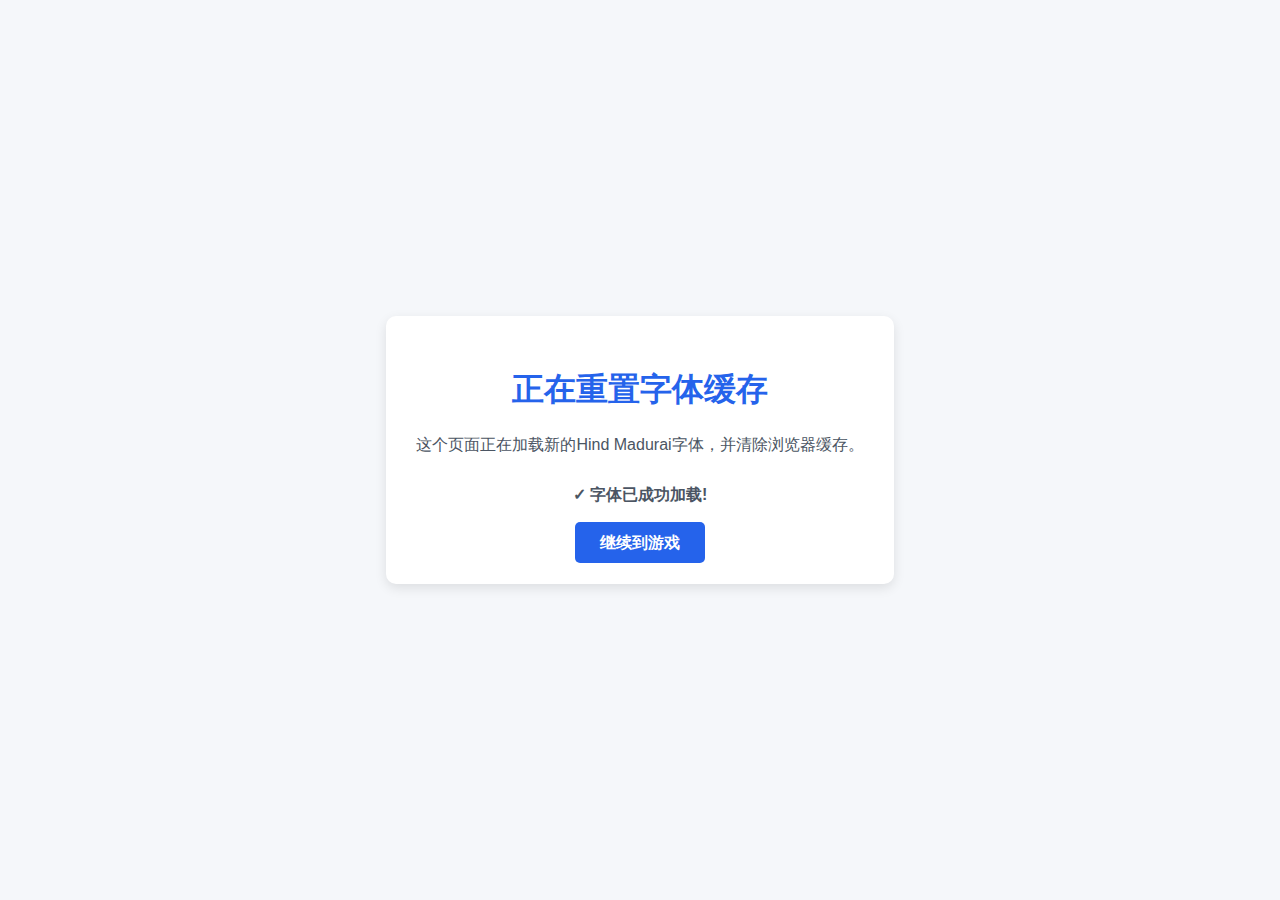
<file: clear-cache.html>
<!DOCTYPE html>
<html lang="en">
<head>
    <meta charset="UTF-8">
    <meta name="viewport" content="width=device-width, initial-scale=1.0">
    <title>重置字体缓存</title>
    <meta http-equiv="Cache-Control" content="no-cache, no-store, must-revalidate">
    <meta http-equiv="Pragma" content="no-cache">
    <meta http-equiv="Expires" content="0">
    <style>
        body {
            font-family: Arial, sans-serif;
            display: flex;
            flex-direction: column;
            align-items: center;
            justify-content: center;
            min-height: 100vh;
            margin: 0;
            background-color: #f5f7fa;
        }
        .container {
            max-width: 600px;
            padding: 30px;
            background-color: white;
            border-radius: 10px;
            box-shadow: 0 4px 12px rgba(0, 0, 0, 0.1);
            text-align: center;
        }
        h1 {
            color: #2563EB;
            margin-bottom: 20px;
        }
        p {
            line-height: 1.6;
            margin-bottom: 25px;
            color: #4B5563;
        }
        .button {
            background-color: #2563EB;
            color: white;
            padding: 12px 25px;
            border-radius: 5px;
            text-decoration: none;
            font-weight: bold;
            transition: background-color 0.3s;
        }
        .button:hover {
            background-color: #1D4ED8;
        }
        .loading {
            display: none;
            margin-top: 20px;
        }
        .fonts-loaded {
            margin-top: 20px;
            display: none;
            color: #059669;
            font-weight: bold;
        }
    </style>
</head>
<body>
    <div class="container">
        <h1>正在重置字体缓存</h1>
        <p>这个页面正在加载新的Hind Madurai字体，并清除浏览器缓存。</p>
        
        <div id="loading" class="loading">
            <p>正在加载字体...</p>
        </div>
        
        <div id="fonts-loaded" class="fonts-loaded">
            <p>✓ 字体已成功加载!</p>
        </div>
        
        <a href="index.html?nocache=true" class="button" id="continue-btn">继续到游戏</a>
    </div>
    
    <script>
        // 添加时间戳防止缓存
        const timestamp = new Date().getTime();
        
        // 显示加载状态
        document.getElementById('loading').style.display = 'block';
        
        // 加载字体
        const fonts = [
            'HindMadurai-Light.ttf',
            'HindMadurai-Regular.ttf',
            'HindMadurai-Medium.ttf',
            'HindMadurai-SemiBold.ttf',
            'HindMadurai-Bold.ttf'
        ];
        
        // 预加载字体函数
        async function preloadFonts() {
            const fontPromises = fonts.map(font => {
                return new Promise((resolve, reject) => {
                    const link = document.createElement('link');
                    link.rel = 'preload';
                    link.href = `${font}?t=${timestamp}`;
                    link.as = 'font';
                    link.type = 'font/ttf';
                    link.crossOrigin = 'anonymous';
                    link.onload = resolve;
                    link.onerror = reject;
                    document.head.appendChild(link);
                    
                    // 强制加载字体
                    const style = document.createElement('style');
                    style.textContent = `
                        @font-face {
                            font-family: 'Hind Madurai Preview';
                            src: url('${font}?t=${timestamp}') format('truetype');
                            font-display: swap;
                        }
                    `;
                    document.head.appendChild(style);
                });
            });
            
            try {
                await Promise.all(fontPromises);
                document.getElementById('loading').style.display = 'none';
                document.getElementById('fonts-loaded').style.display = 'block';
                
                // 更新继续按钮链接
                document.getElementById('continue-btn').href = `index.html?nocache=${timestamp}`;
            } catch (error) {
                console.error('加载字体失败:', error);
                document.getElementById('loading').style.display = 'none';
            }
        }
        
        // 加载字体
        preloadFonts();
    </script>
</body>
</html>
</file>
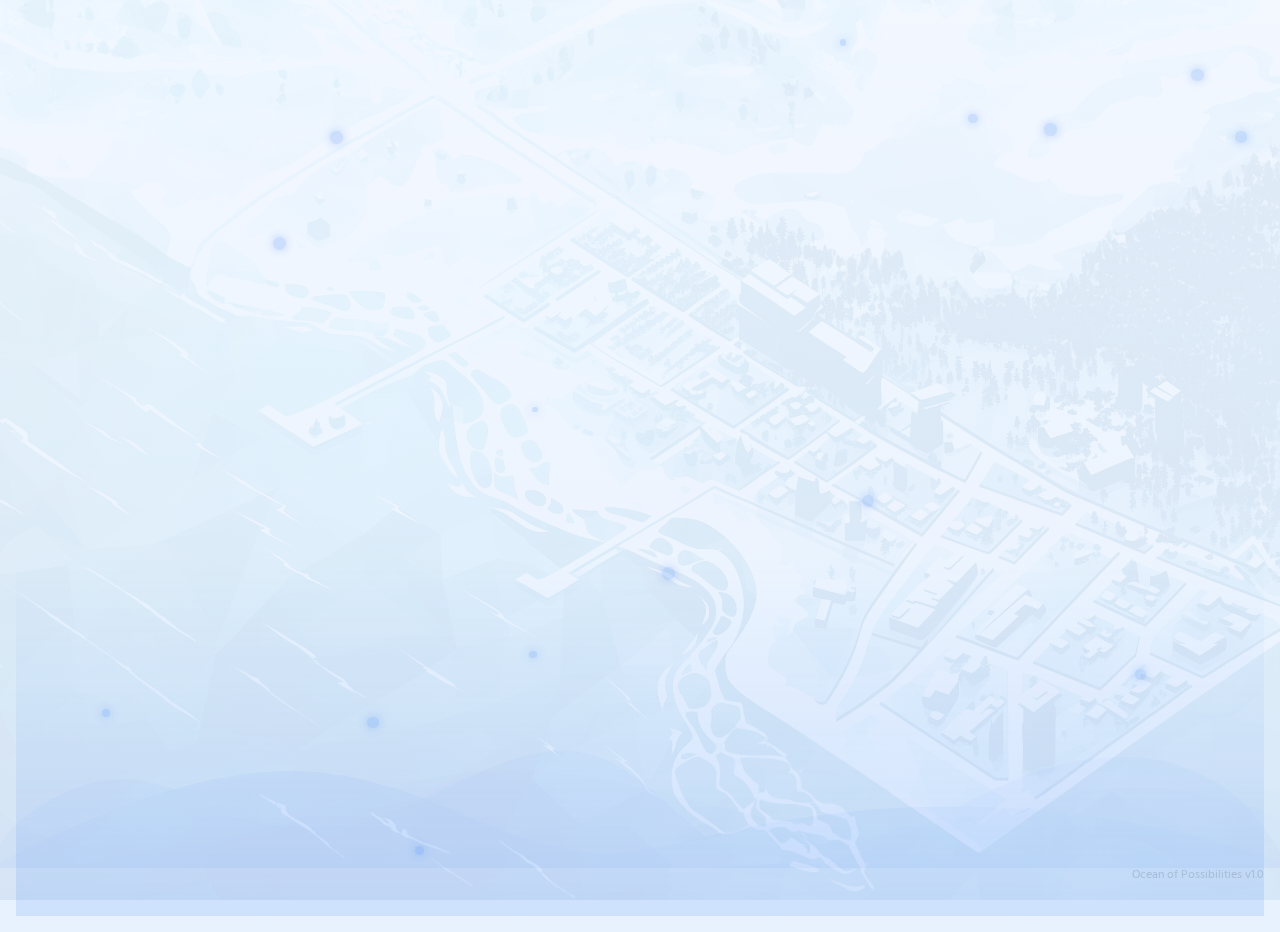
<file: index-backup.html>
<!DOCTYPE html>
<html lang="en">
<head>
    <meta charset="UTF-8">
    <meta name="viewport" content="width=device-width, initial-scale=1.0">
    <title>Ocean of Possibilities Game</title>
    <!-- 强制刷新缓存的meta标签 -->
    <meta http-equiv="Cache-Control" content="no-cache, no-store, must-revalidate">
    <meta http-equiv="Pragma" content="no-cache">
    <meta http-equiv="Expires" content="0">
    
    <!-- 添加随机参数防止缓存 -->
    <link rel="stylesheet" href="styles.css?v=1.5">
    
    <!-- 直接加载字体 -->
    <script src="direct-load.js?v=1.5"></script>
    
    <!-- 先加载字体CSS -->
    <link rel="stylesheet" href="force-font.css?v=1.5">
    
    <style>
        /* 内联字体样式，确保浏览器立即应用 */
        @font-face {
            font-family: 'Hind Madurai';
            src: url('HindMadurai-Regular.ttf?v=1.5') format('truetype');
            font-weight: normal;
            font-style: normal;
            font-display: block;
        }
        
        @font-face {
            font-family: 'Hind Madurai';
            src: url('HindMadurai-Bold.ttf?v=1.5') format('truetype');
            font-weight: bold;
            font-style: normal;
            font-display: block;
        }
        
        html, body, div, span, p, h1, h2, h3, h4, h5, h6, button, input, select, textarea {
            font-family: 'Hind Madurai', -apple-system, BlinkMacSystemFont, 'Segoe UI', Roboto, sans-serif !important;
        }
    </style>
</head>
<body>
    <div id="game-container" class="game-container">
        <!-- Game content will be rendered here -->
    </div>
    
    <script>
        // 强制重新加载所有字体
        const timestamp = new Date().getTime();
        const fonts = ['HindMadurai-Light.ttf', 'HindMadurai-Regular.ttf', 'HindMadurai-Medium.ttf', 'HindMadurai-SemiBold.ttf', 'HindMadurai-Bold.ttf'];
        
        fonts.forEach(font => {
            const link = document.createElement('link');
            link.rel = 'preload';
            link.href = `${font}?t=${timestamp}`;
            link.as = 'font';
            link.type = 'font/ttf';
            link.crossOrigin = 'anonymous';
            document.head.appendChild(link);
        });
        
        // 强制让浏览器应用新字体
        document.fonts.ready.then(() => {
            console.log('字体已加载完成');
            document.documentElement.style.fontFamily = 'Hind Madurai, -apple-system, BlinkMacSystemFont, "Segoe UI", Roboto, sans-serif';
            document.body.style.fontFamily = 'Hind Madurai, -apple-system, BlinkMacSystemFont, "Segoe UI", Roboto, sans-serif';
        });
    </script>
    
    <script src="script.js?v=1.5"></script>
</body>
</html>
</file>
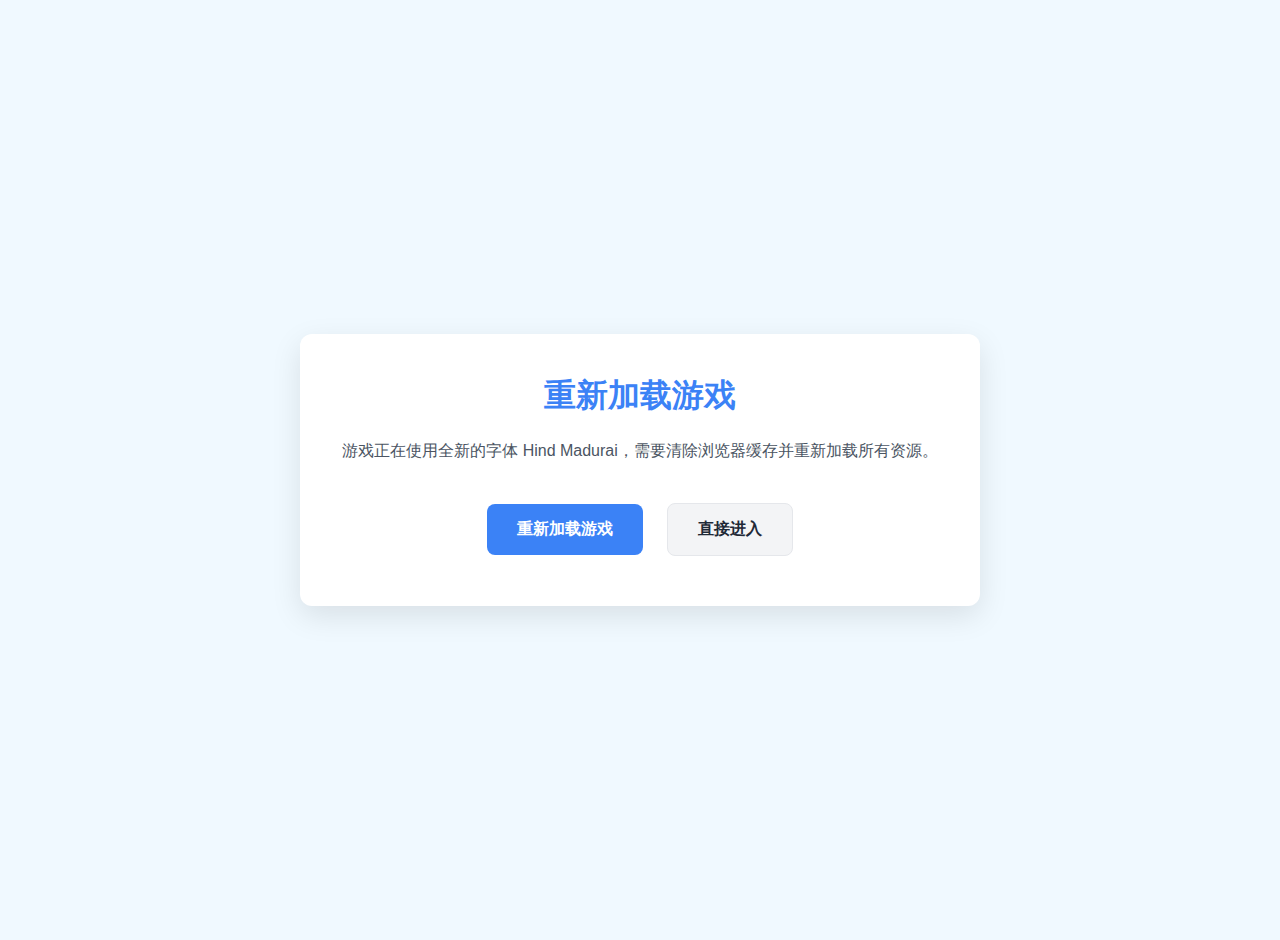
<file: index-redirect.html>
<!DOCTYPE html>
<html lang="en">
<head>
    <meta charset="UTF-8">
    <meta name="viewport" content="width=device-width, initial-scale=1.0">
    <title>Ocean Game - 重定向</title>
    <meta http-equiv="refresh" content="0; url=reload-page.html">
</head>
<body>
    <script>
        // 如果自动重定向未生效，则通过JavaScript跳转
        window.location.href = 'reload-page.html';
    </script>
</body>
</html>
</file>
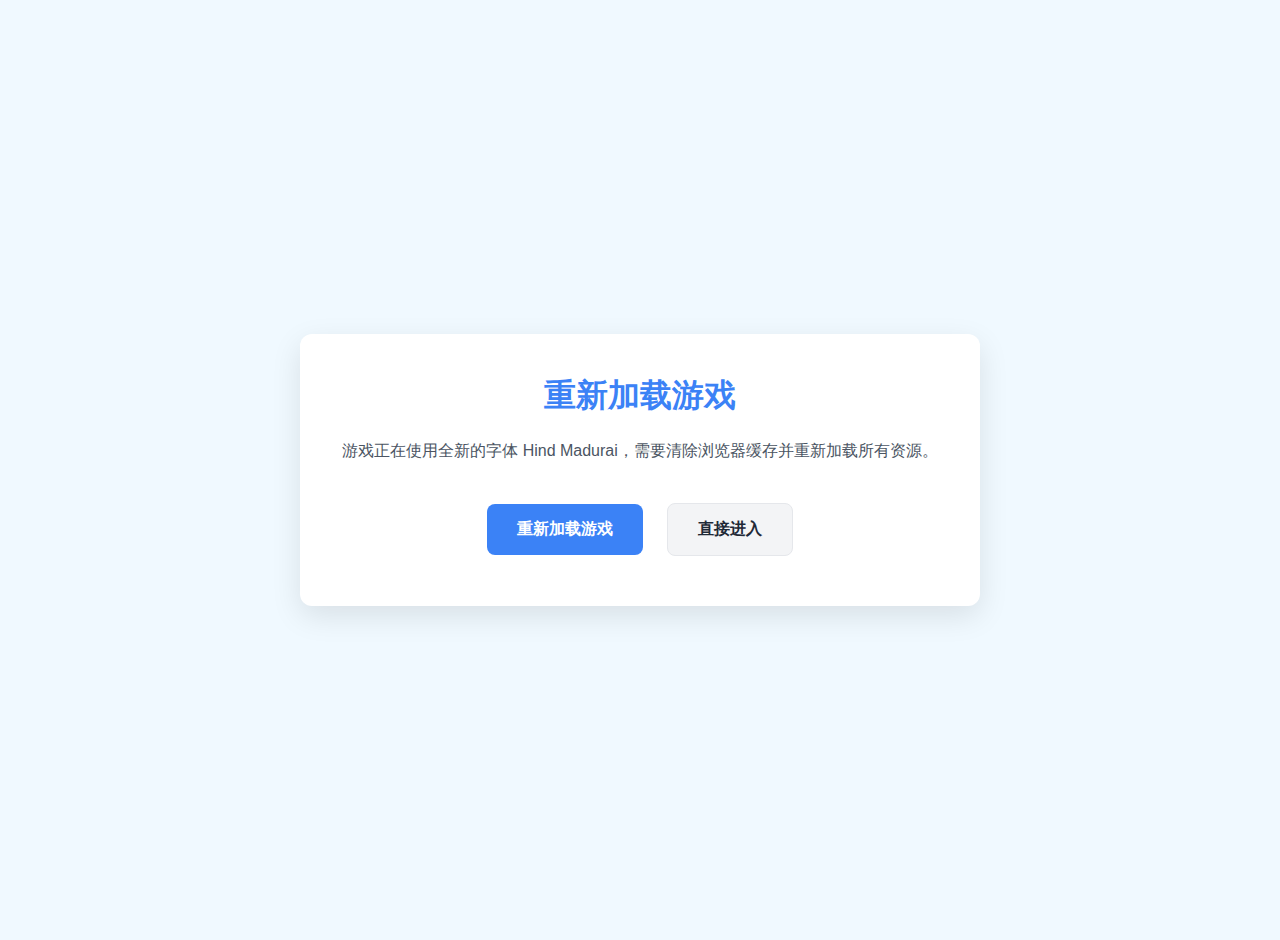
<file: reload-page.html>
<!DOCTYPE html>
<html lang="en">
<head>
    <meta charset="UTF-8">
    <meta name="viewport" content="width=device-width, initial-scale=1.0">
    <title>重载游戏</title>
    <meta http-equiv="Cache-Control" content="no-cache, no-store, must-revalidate">
    <meta http-equiv="Pragma" content="no-cache">
    <meta http-equiv="Expires" content="0">
    <style>
        body {
            font-family: -apple-system, BlinkMacSystemFont, 'Segoe UI', Roboto, Oxygen, Ubuntu, Cantarell, 'Open Sans', 'Helvetica Neue', sans-serif;
            background-color: #f0f9ff;
            display: flex;
            flex-direction: column;
            align-items: center;
            justify-content: center;
            height: 100vh;
            margin: 0;
            padding: 20px;
            text-align: center;
        }
        
        .container {
            background-color: white;
            border-radius: 12px;
            padding: 40px;
            box-shadow: 0 10px 30px rgba(0, 0, 0, 0.1);
            max-width: 600px;
            width: 100%;
        }
        
        h1 {
            color: #3b82f6;
            margin-top: 0;
            margin-bottom: 20px;
        }
        
        p {
            color: #4b5563;
            margin-bottom: 30px;
            font-size: 16px;
            line-height: 1.6;
        }
        
        .btn {
            display: inline-block;
            background-color: #3b82f6;
            color: white;
            font-weight: bold;
            padding: 15px 30px;
            border-radius: 8px;
            text-decoration: none;
            transition: all 0.3s ease;
            margin: 10px;
            font-size: 16px;
            border: none;
            cursor: pointer;
        }
        
        .btn:hover {
            background-color: #2563eb;
            transform: translateY(-3px);
            box-shadow: 0 6px 15px rgba(59, 130, 246, 0.25);
        }
        
        .btn-secondary {
            background-color: #f3f4f6;
            color: #1f2937;
            border: 1px solid #e5e7eb;
        }
        
        .btn-secondary:hover {
            background-color: #e5e7eb;
            box-shadow: 0 6px 15px rgba(0, 0, 0, 0.05);
        }
        
        .progress {
            margin-top: 20px;
            display: none;
        }
        
        .loading-text {
            font-size: 14px;
            color: #6b7280;
            margin-top: 10px;
        }
        
        .success {
            color: #10b981;
            font-weight: bold;
            display: none;
            margin-top: 20px;
        }
        
        .fonts-loaded {
            margin-top: 20px;
            font-size: 14px;
            color: #6b7280;
        }
    </style>
</head>
<body>
    <div class="container">
        <h1>重新加载游戏</h1>
        <p>游戏正在使用全新的字体 Hind Madurai，需要清除浏览器缓存并重新加载所有资源。</p>
        
        <div>
            <button id="load-btn" class="btn">重新加载游戏</button>
            <a href="index.html" class="btn btn-secondary">直接进入</a>
        </div>
        
        <div id="progress" class="progress">
            <p class="loading-text">正在清理缓存并加载字体...</p>
        </div>
        
        <div id="success" class="success">
            <p>✓ 所有资源已更新，正在跳转...</p>
        </div>
    </div>
    
    <script>
        document.getElementById('load-btn').addEventListener('click', function() {
            // 显示进度
            document.getElementById('progress').style.display = 'block';
            
            // 清除缓存
            const timestamp = new Date().getTime();
            
            // 预加载字体
            const fontFiles = [
                'HindMadurai-Light.ttf',
                'HindMadurai-Regular.ttf',
                'HindMadurai-Medium.ttf',
                'HindMadurai-SemiBold.ttf',
                'HindMadurai-Bold.ttf'
            ];
            
            // 创建字体加载Promise数组
            const fontPromises = fontFiles.map(fontFile => {
                return new Promise((resolve, reject) => {
                    const link = document.createElement('link');
                    link.rel = 'preload';
                    link.href = `${fontFile}?t=${timestamp}`;
                    link.as = 'font';
                    link.type = 'font/ttf';
                    link.crossOrigin = 'anonymous';
                    link.onload = resolve;
                    link.onerror = reject;
                    document.head.appendChild(link);
                    
                    // 强制加载字体
                    const font = new FontFace(
                        'Hind Madurai',
                        `url('${fontFile}?t=${timestamp}')`,
                        { 
                            weight: fontFile.includes('Light') ? '300' : 
                                   fontFile.includes('Regular') ? '400' :
                                   fontFile.includes('Medium') ? '500' :
                                   fontFile.includes('SemiBold') ? '600' : '700',
                            display: 'block'
                        }
                    );
                    
                    font.load().then(loaded => {
                        document.fonts.add(loaded);
                    }).catch(err => {
                        console.error('字体加载失败:', err);
                    });
                });
            });
            
            // 加载其他资源
            const resourcePromises = [
                fetch(`styles.css?t=${timestamp}`),
                fetch(`script.js?t=${timestamp}`),
                fetch(`force-font.css?t=${timestamp}`),
                fetch(`direct-load.js?t=${timestamp}`)
            ];
            
            // 合并所有Promise
            Promise.all([...fontPromises, ...resourcePromises])
                .then(() => {
                    // 显示成功
                    document.getElementById('success').style.display = 'block';
                    document.getElementById('progress').style.display = 'none';
                    
                    // 2秒后跳转
                    setTimeout(() => {
                        window.location.href = `index.html?nocache=${timestamp}`;
                    }, 2000);
                })
                .catch(error => {
                    console.error('资源加载失败:', error);
                    document.querySelector('.loading-text').textContent = '加载失败，请直接进入游戏';
                });
        });
    </script>
</body>
</html>
</file>
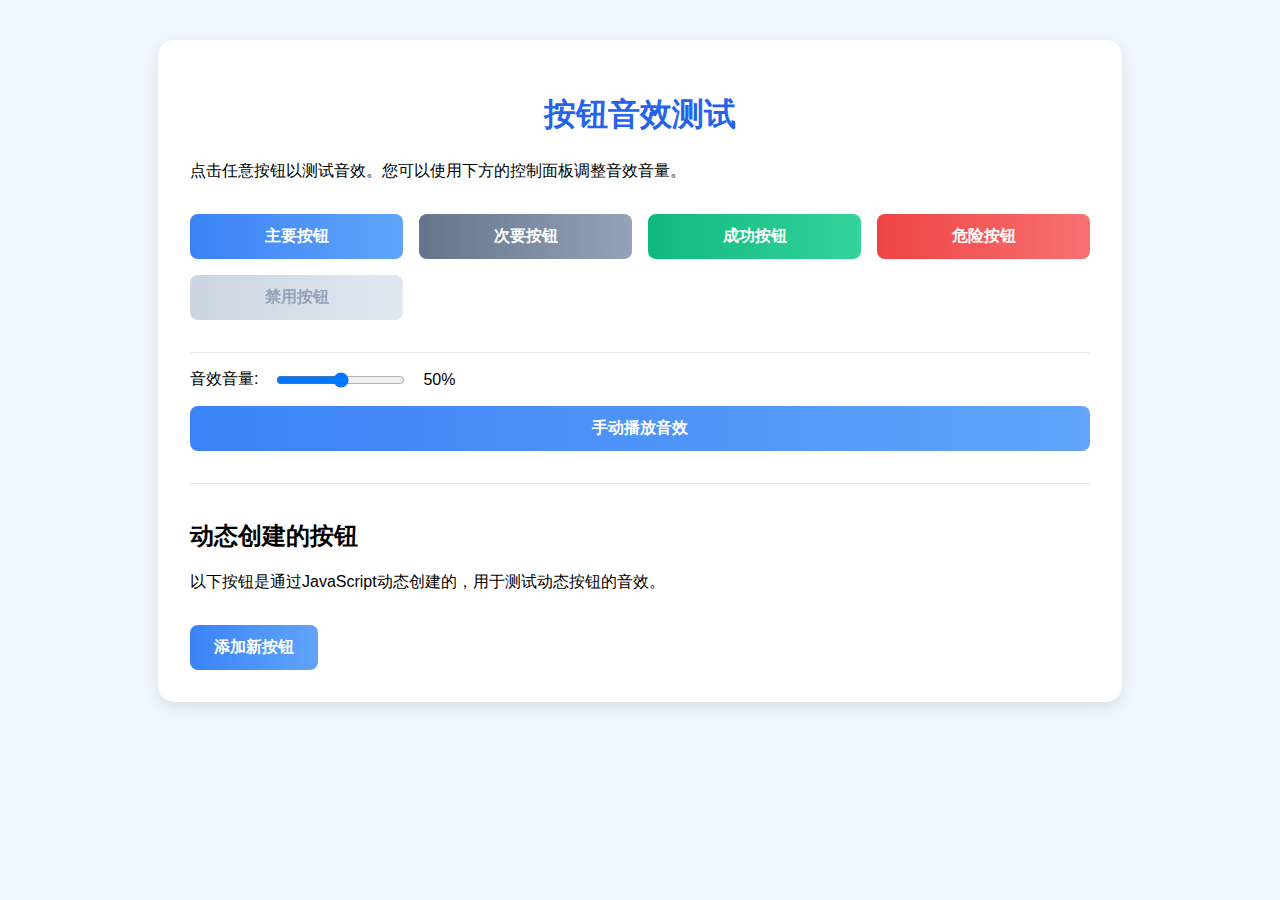
<file: test-button-sound.html>
<!DOCTYPE html>
<html lang="en">
<head>
    <meta charset="UTF-8">
    <meta name="viewport" content="width=device-width, initial-scale=1.0">
    <title>按钮音效测试</title>
    <style>
        body {
            font-family: 'Hind Madurai', Arial, sans-serif;
            background-color: #f0f7ff;
            display: flex;
            flex-direction: column;
            align-items: center;
            padding: 2rem;
        }
        .container {
            max-width: 900px;
            background-color: white;
            border-radius: 1rem;
            box-shadow: 0 5px 15px rgba(0, 0, 0, 0.1);
            padding: 2rem;
            width: 100%;
        }
        h1 {
            color: #2563eb;
            margin-bottom: 1.5rem;
            text-align: center;
        }
        .button-grid {
            display: grid;
            grid-template-columns: repeat(auto-fill, minmax(200px, 1fr));
            gap: 1rem;
            margin: 2rem 0;
        }
        .btn {
            padding: 0.75rem 1.5rem;
            border-radius: 0.5rem;
            border: none;
            font-size: 1rem;
            font-weight: 600;
            cursor: pointer;
            transition: all 0.2s ease;
        }
        .btn-primary {
            background: linear-gradient(90deg, #3B82F6 0%, #60A5FA 100%);
            color: white;
        }
        .btn-secondary {
            background: linear-gradient(90deg, #64748b 0%, #94a3b8 100%);
            color: white;
        }
        .btn-success {
            background: linear-gradient(90deg, #10b981 0%, #34d399 100%);
            color: white;
        }
        .btn-danger {
            background: linear-gradient(90deg, #ef4444 0%, #f87171 100%);
            color: white;
        }
        .btn-disabled {
            background: linear-gradient(90deg, #cbd5e1 0%, #e2e8f0 100%);
            color: #94a3b8;
            cursor: not-allowed;
        }
        .btn:hover:not(.btn-disabled) {
            transform: translateY(-3px);
            box-shadow: 0 4px 12px rgba(0, 0, 0, 0.1);
        }
        .btn:active:not(.btn-disabled) {
            transform: scale(0.98);
        }
        .controls {
            display: flex;
            flex-direction: column;
            gap: 1rem;
            margin-top: 2rem;
            padding-top: 1rem;
            border-top: 1px solid #e5e7eb;
        }
        .volume-control {
            display: flex;
            align-items: center;
            gap: 1rem;
        }
        .dynamic-section {
            margin-top: 2rem;
            padding-top: 1rem;
            border-top: 1px solid #e5e7eb;
        }
    </style>
</head>
<body>
    <div class="container">
        <h1>按钮音效测试</h1>
        
        <p>点击任意按钮以测试音效。您可以使用下方的控制面板调整音效音量。</p>
        
        <div class="button-grid">
            <button class="btn btn-primary">主要按钮</button>
            <button class="btn btn-secondary">次要按钮</button>
            <button class="btn btn-success">成功按钮</button>
            <button class="btn btn-danger">危险按钮</button>
            <button class="btn btn-disabled" disabled>禁用按钮</button>
        </div>
        
        <div class="controls">
            <div class="volume-control">
                <label for="volume">音效音量:</label>
                <input type="range" id="volume" min="0" max="1" step="0.1" value="0.5">
                <span id="volume-value">50%</span>
            </div>
            
            <button id="play-sound" class="btn btn-primary">手动播放音效</button>
        </div>
        
        <div class="dynamic-section">
            <h2>动态创建的按钮</h2>
            <p>以下按钮是通过JavaScript动态创建的，用于测试动态按钮的音效。</p>
            
            <div id="dynamic-buttons"></div>
            
            <button id="add-button" class="btn btn-primary" style="margin-top: 1rem;">添加新按钮</button>
        </div>
    </div>
    
    <!-- 加载按钮音效脚本 -->
    <script src="button-sound.js"></script>
    
    <script>
        document.addEventListener('DOMContentLoaded', function() {
            // 音量控制
            const volumeSlider = document.getElementById('volume');
            const volumeValue = document.getElementById('volume-value');
            const playButton = document.getElementById('play-sound');
            const addButton = document.getElementById('add-button');
            const dynamicButtonsContainer = document.getElementById('dynamic-buttons');
            
            // 初始化音频对象
            const buttonSound = new Audio('notification.mp3');
            buttonSound.volume = volumeSlider.value;
            
            // 音量滑块事件
            volumeSlider.addEventListener('input', function() {
                const volume = this.value;
                volumeValue.textContent = Math.round(volume * 100) + '%';
                
                // 更新音频池中所有音频的音量
                if (window.audioPool) {
                    window.audioPool.forEach(item => {
                        item.audio.volume = volume;
                    });
                }
            });
            
            // 手动播放音效按钮
            playButton.addEventListener('click', function() {
                if (typeof window.playButtonSound === 'function') {
                    window.playButtonSound();
                } else {
                    // 如果全局函数不可用，使用本地音频对象
                    buttonSound.currentTime = 0;
                    buttonSound.play();
                }
            });
            
            // 动态添加按钮
            let buttonCount = 0;
            addButton.addEventListener('click', function() {
                buttonCount++;
                
                const newButton = document.createElement('button');
                newButton.className = 'btn btn-primary';
                newButton.textContent = `动态按钮 ${buttonCount}`;
                newButton.style.margin = '0.5rem';
                
                dynamicButtonsContainer.appendChild(newButton);
            });
        });
    </script>
</body>
</html>
</file>
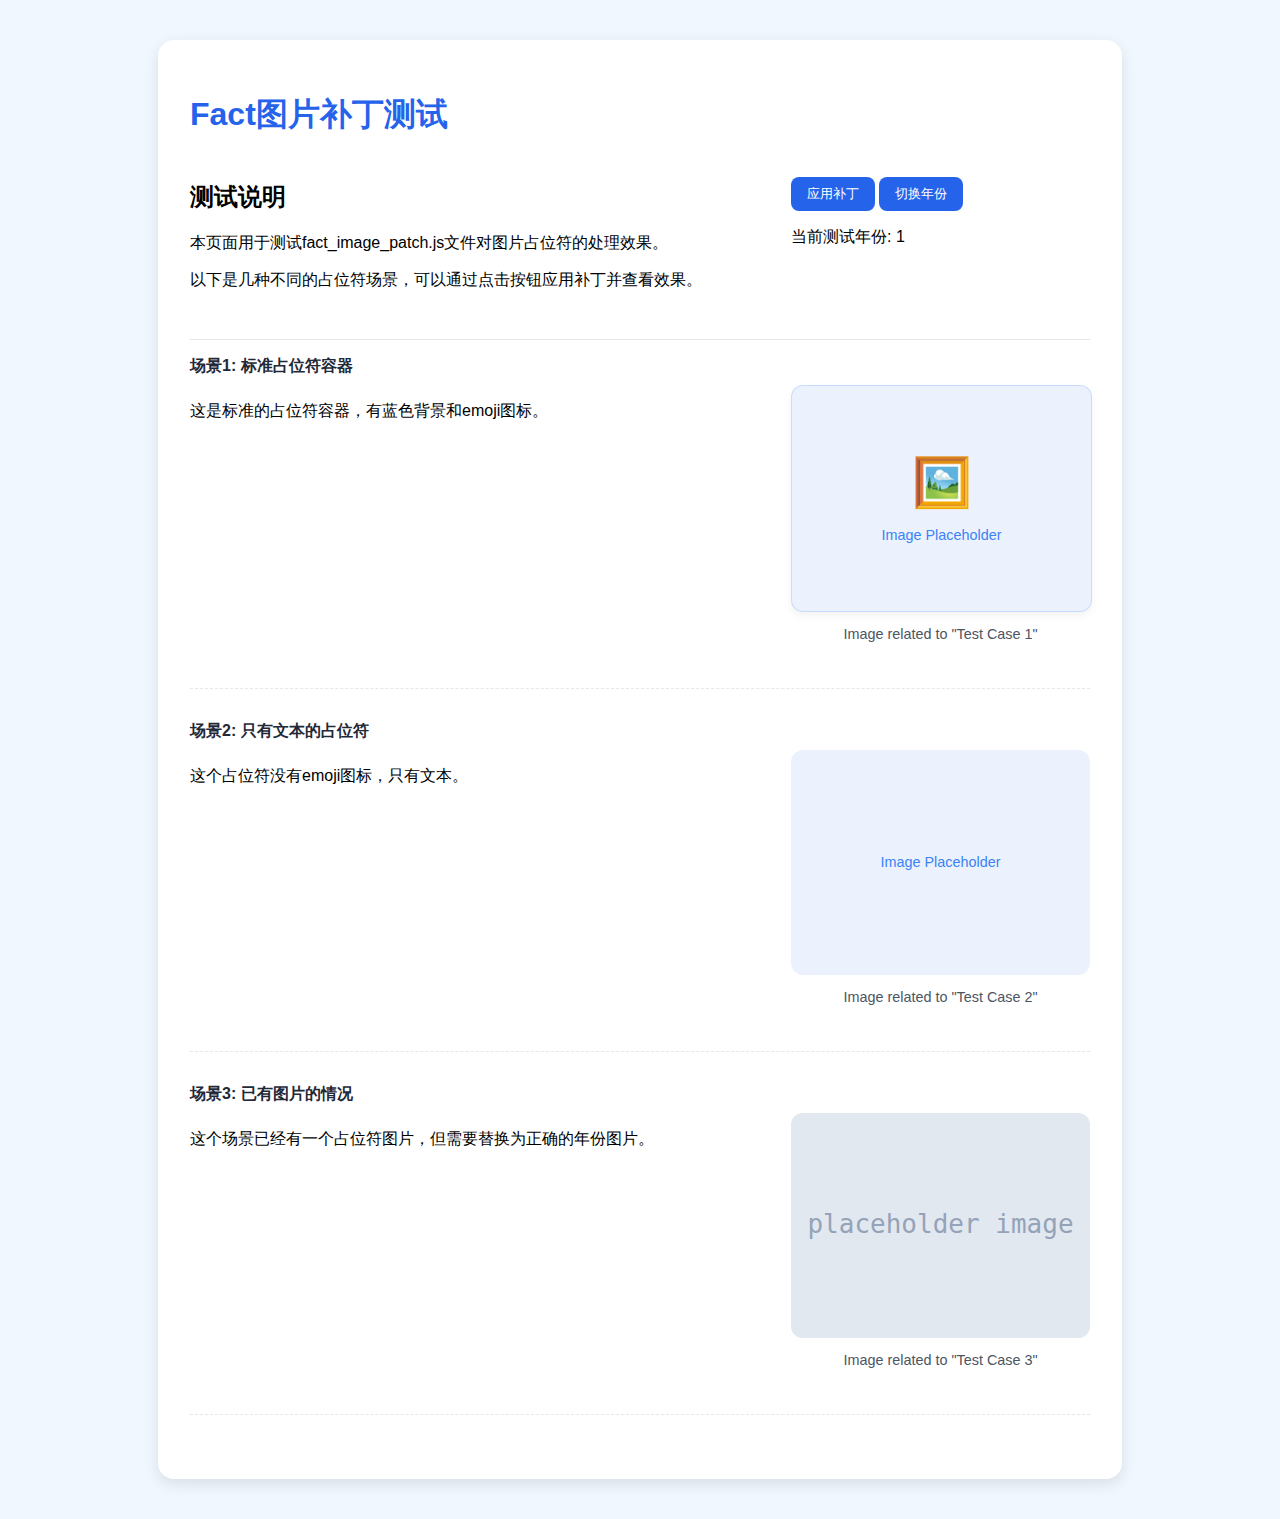
<file: test-fact-images.html>
<!DOCTYPE html>
<html lang="en">
<head>
    <meta charset="UTF-8">
    <meta name="viewport" content="width=device-width, initial-scale=1.0">
    <title>Fact图片测试</title>
    <style>
        body {
            font-family: Arial, sans-serif;
            background-color: #f0f7ff;
            display: flex;
            flex-direction: column;
            align-items: center;
            padding: 2rem;
        }
        .container {
            max-width: 900px;
            background-color: white;
            border-radius: 1rem;
            box-shadow: 0 5px 15px rgba(0, 0, 0, 0.1);
            padding: 2rem;
            width: 100%;
        }
        h1 {
            color: #2563eb;
            margin-bottom: 1.5rem;
        }
        .fact-layout {
            display: flex;
            flex-wrap: wrap;
            gap: 2rem;
        }
        .fact-content {
            flex: 1 1 550px;
        }
        .fact-image-container {
            flex: 1 1 280px;
        }
        .test-cases {
            margin-top: 2rem;
            border-top: 1px solid #e5e7eb;
            padding-top: 1rem;
        }
        .test-case {
            margin-bottom: 2rem;
            padding-bottom: 2rem;
            border-bottom: 1px dashed #e5e7eb;
        }
        .test-title {
            font-weight: bold;
            margin-bottom: 0.5rem;
            color: #1f2937;
        }
        button {
            background-color: #2563eb;
            color: white;
            border: none;
            padding: 0.5rem 1rem;
            border-radius: 0.5rem;
            cursor: pointer;
            margin-top: 1rem;
        }
        button:hover {
            background-color: #1d4ed8;
        }
    </style>
</head>
<body>
    <div class="container">
        <h1>Fact图片补丁测试</h1>
        
        <div class="fact-layout">
            <div class="fact-content">
                <h2>测试说明</h2>
                <p>本页面用于测试fact_image_patch.js文件对图片占位符的处理效果。</p>
                <p>以下是几种不同的占位符场景，可以通过点击按钮应用补丁并查看效果。</p>
            </div>
            
            <div class="fact-image-container">
                <button id="apply-patch">应用补丁</button>
                <button id="toggle-year">切换年份</button>
                <p>当前测试年份: <span id="current-year">1</span></p>
            </div>
        </div>
        
        <div class="test-cases">
            <div class="test-case">
                <div class="test-title">场景1: 标准占位符容器</div>
                <div class="fact-layout">
                    <div class="fact-content">
                        <p>这是标准的占位符容器，有蓝色背景和emoji图标。</p>
                    </div>
                    
                    <div class="fact-image-container">
                        <div id="test-case-1" style="width: 100%; padding-bottom: 75%; background-color: rgba(59, 130, 246, 0.1); border-radius: 0.75rem; position: relative; box-shadow: 0 4px 8px rgba(0, 0, 0, 0.05); border: 1px solid rgba(59, 130, 246, 0.2);">
                            <div style="position: absolute; inset: 0; display: flex; flex-direction: column; align-items: center; justify-content: center;">
                                <div style="font-size: 3rem; margin-bottom: 1rem; color: #3B82F6;">🖼️</div>
                                <p style="margin: 0; color: #3B82F6; font-size: 0.9rem;">Image Placeholder</p>
                            </div>
                        </div>
                        <p style="text-align: center; color: #4B5563; font-size: 0.9rem;">Image related to "Test Case 1"</p>
                    </div>
                </div>
            </div>
            
            <div class="test-case">
                <div class="test-title">场景2: 只有文本的占位符</div>
                <div class="fact-layout">
                    <div class="fact-content">
                        <p>这个占位符没有emoji图标，只有文本。</p>
                    </div>
                    
                    <div class="fact-image-container">
                        <div id="test-case-2" style="width: 100%; padding-bottom: 75%; background-color: rgba(59, 130, 246, 0.1); border-radius: 0.75rem; position: relative;">
                            <div style="position: absolute; inset: 0; display: flex; flex-direction: column; align-items: center; justify-content: center;">
                                <p style="margin: 0; color: #3B82F6; font-size: 0.9rem;">Image Placeholder</p>
                            </div>
                        </div>
                        <p style="text-align: center; color: #4B5563; font-size: 0.9rem;">Image related to "Test Case 2"</p>
                    </div>
                </div>
            </div>
            
            <div class="test-case">
                <div class="test-title">场景3: 已有图片的情况</div>
                <div class="fact-layout">
                    <div class="fact-content">
                        <p>这个场景已经有一个占位符图片，但需要替换为正确的年份图片。</p>
                    </div>
                    
                    <div class="fact-image-container">
                        <div id="test-case-3" style="width: 100%; padding-bottom: 75%; background-color: rgba(59, 130, 246, 0.1); border-radius: 0.75rem; position: relative; overflow: hidden;">
                            <img src="[data-uri]" alt="Placeholder Image" style="position: absolute; top: 0; left: 0; width: 100%; height: 100%; object-fit: cover;">
                        </div>
                        <p style="text-align: center; color: #4B5563; font-size: 0.9rem;">Image related to "Test Case 3"</p>
                    </div>
                </div>
            </div>
        </div>
    </div>
    
    <script>
        // 模拟游戏状态
        window.gameState = {
            currentEvent: {
                year: 1,
                factContent: {
                    title: "测试事件标题"
                }
            }
        };
        
        // 当页面加载完成后
        document.addEventListener('DOMContentLoaded', function() {
            const applyPatchButton = document.getElementById('apply-patch');
            const toggleYearButton = document.getElementById('toggle-year');
            const currentYearSpan = document.getElementById('current-year');
            
            // 点击应用补丁按钮
            applyPatchButton.addEventListener('click', function() {
                // 动态加载补丁脚本
                const script = document.createElement('script');
                script.src = 'fact_image_patch.js';
                script.onload = function() {
                    console.log('补丁脚本已加载');
                    
                    // 执行占位符检查和替换
                    if (typeof findAndReplaceAllPlaceholders === 'function') {
                        findAndReplaceAllPlaceholders();
                    }
                };
                document.head.appendChild(script);
            });
            
            // 点击切换年份按钮
            toggleYearButton.addEventListener('click', function() {
                // 循环切换年份1-10
                const currentYear = parseInt(currentYearSpan.textContent);
                const newYear = currentYear >= 10 ? 1 : currentYear + 1;
                
                // 更新游戏状态
                window.gameState.currentEvent.year = newYear;
                currentYearSpan.textContent = newYear;
                
                // 如果补丁已加载，刷新图片
                if (typeof window.refreshFactImages === 'function') {
                    window.refreshFactImages();
                } else {
                    console.log('补丁尚未加载，请先点击"应用补丁"按钮');
                }
            });
        });
    </script>
</body>
</html>
</file>
<file: styles.css>
/* Base Styles */
/* 导入Hind Madurai字体 */
@font-face {
    font-family: 'Hind Madurai';
    src: url('HindMadurai-Light.ttf?v=1.0') format('truetype');
    font-weight: 300;
    font-style: normal;
    font-display: swap;
}

@font-face {
    font-family: 'Hind Madurai';
    src: url('HindMadurai-Regular.ttf?v=1.0') format('truetype');
    font-weight: 400;
    font-style: normal;
    font-display: swap;
}

@font-face {
    font-family: 'Hind Madurai';
    src: url('HindMadurai-Medium.ttf?v=1.0') format('truetype');
    font-weight: 500;
    font-style: normal;
    font-display: swap;
}

@font-face {
    font-family: 'Hind Madurai';
    src: url('HindMadurai-SemiBold.ttf?v=1.0') format('truetype');
    font-weight: 600;
    font-style: normal;
    font-display: swap;
}

@font-face {
    font-family: 'Hind Madurai';
    src: url('HindMadurai-Bold.ttf?v=1.0') format('truetype');
    font-weight: 700;
    font-style: normal;
    font-display: swap;
}

* {
    margin: 0;
    padding: 0;
    box-sizing: border-box;
    font-family: 'Hind Madurai', -apple-system, BlinkMacSystemFont, 'Segoe UI', Roboto, Oxygen, Ubuntu, Cantarell, 'Open Sans', 'Helvetica Neue', sans-serif !important;
}

body {
    font-family: 'Hind Madurai', -apple-system, BlinkMacSystemFont, 'Segoe UI', Roboto, Oxygen, Ubuntu, Cantarell, 'Open Sans', 'Helvetica Neue', sans-serif !important;
    color: #333;
    line-height: 1.6;
    min-height: 100vh;
    background: url('board_game_map_expanded.webp') no-repeat center center fixed;
    background-size: cover;
    position: relative;
}

/* 添加一个半透明的覆盖层，使底图变暗 */
body::before {
    content: '';
    position: fixed;
    top: 0;
    left: 0;
    width: 100%;
    height: 100%;
    background-color: rgba(255, 255, 255, 0.7); /* 降低白色覆盖层的不透明度，从0.85降到0.7 */
    z-index: -1;
}

.game-container {
    width: 100%;
    min-height: 100vh;
    background: linear-gradient(to bottom, rgba(239, 246, 255, 0.7), rgba(219, 234, 254, 0.7)); /* 调整渐变背景透明度，从0.8降到0.7 */
    padding: 1rem;
    overflow-y: visible;
    position: relative;
}

/* Ocean Wave Background */
.ocean-wave-bg {
    position: absolute;
    inset: 0;
    pointer-events: none;
    background-color: #EFF6FF;
    opacity: 0.2;
}

.wave {
    position: absolute;
    bottom: 0;
    left: 0;
    width: 100%;
    height: 16rem;
    background-color: #3B82F6;
    opacity: 0.3;
    mask-image: url("data:image/svg+xml,%3Csvg viewBox='0 0 1200 120' xmlns='http://www.w3.org/2000/svg'%3E%3Cpath d='M0,0V46.29c47.79,22.2,103.59,32.17,158,28,70.36-5.37,136.33-33.31,206.8-37.5C438.64,32.43,512.34,53.67,583,72.05c69.27,18,138.3,24.88,209.4,13.08,36.15-6,69.85-17.84,104.45-29.34C989.49,25,1113-14.29,1200,52.47V0Z' opacity='.25'%3E%3C/path%3E%3Cpath d='M0,0V15.81C13,36.92,27.64,56.86,47.69,72.05,99.41,111.27,165,111,224.58,91.58c31.15-10.15,60.09-26.07,89.67-39.8,40.92-19,84.73-46,130.83-49.67,36.26-2.85,70.9,9.42,98.6,31.56,31.77,25.39,62.32,62,103.63,73,40.44,10.79,81.35-6.69,119.13-24.28s75.16-39,116.92-43.05c59.73-5.85,113.28,22.88,168.9,38.84,30.2,8.66,59,6.17,87.09-7.5,22.43-10.89,48-26.93,60.65-49.24V0Z' opacity='.5'%3E%3C/path%3E%3Cpath d='M0,0V5.63C149.93,59,314.09,71.32,475.83,42.57c43-7.64,84.23-20.12,127.61-26.46,59-8.63,112.48,12.24,165.56,35.4C827.93,77.22,886,95.24,951.2,90c86.53-7,172.46-45.71,248.8-84.81V0Z' opacity='.75'%3E%3C/path%3E%3C/svg%3E");
    mask-size: 100% 100%;
    mask-repeat: no-repeat;
    transform: rotate(180deg);
}

/* Screen Layout */
.screen {
    display: flex;
    flex-direction: column;
    align-items: center;
    min-height: 100vh;
    padding: 2rem 0;
    transition: all 0.5s;
    transform: translateY(0);
    opacity: 1;
    justify-content: flex-start;
    position: relative;
    z-index: 1;
}

/* 居中显示的特定屏幕 */
.screen-centered {
    justify-content: center;
}

.screen.inactive {
    transform: translateY(10px);
    opacity: 0;
}

/* Typography */
h1 {
    font-size: 3rem;
    font-weight: 300;
    color: #2563EB;
    margin-bottom: 1.5rem;
    position: relative;
    display: inline-block;
    text-shadow: 0 2px 4px rgba(255, 255, 255, 0.9); /* 增强文字阴影 */
}

h1::after {
    content: '';
    position: absolute;
    bottom: 0;
    left: 0;
    width: 100%;
    height: 0.25rem;
    background-color: #60A5FA;
}

h2 {
    font-size: 1.25rem;
    font-weight: 500;
    margin-bottom: 0.25rem;
}

h3 {
    font-size: 1.5rem;
    font-weight: 500;
    color: #2563EB;
}

.subtitle {
    font-size: 1.25rem;
    text-align: center;
    max-width: 32rem;
    color: #4B5563;
    margin-bottom: 2.5rem;
}

/* Buttons */
.btn {
    font-family: inherit;
    font-weight: 500;
    border-radius: 0.5rem;
    transition: all 0.3s;
    transform: scale(1);
    position: relative;
    overflow: hidden;
    cursor: pointer;
}

.btn:hover {
    transform: scale(1.05);
    box-shadow: 0 4px 6px -1px rgba(0, 0, 0, 0.1), 0 2px 4px -1px rgba(0, 0, 0, 0.06);
}

.btn:active {
    transform: scale(0.95);
}

.btn-primary {
    background-color: #3B82F6;
    color: white;
    border: none;
    box-shadow: 0 4px 6px -1px rgba(0, 0, 0, 0.1), 0 2px 4px -1px rgba(0, 0, 0, 0.06);
}

.btn-primary:hover {
    background-color: #2563EB;
}

.btn-secondary {
    background-color: white;
    color: #1F2937;
    border: 2px solid #1F2937;
}

.btn-secondary:hover {
    background-color: #F9FAFB;
}

.btn-small {
    padding: 0.25rem 1rem;
    font-size: 0.875rem;
}

.btn-medium {
    padding: 0.5rem 1.5rem;
    font-size: 1rem;
}

.btn-large {
    padding: 0.75rem 2rem;
    font-size: 1.125rem;
}

.btn-disabled {
    opacity: 0.5;
    cursor: not-allowed;
    background-color: #9CA3AF;
    border-color: #9CA3AF;
    color: #F3F4F6;
}

.btn-disabled:hover {
    transform: none;
    box-shadow: none;
}

/* Character Selection */
.character-grid {
    display: grid;
    grid-template-columns: repeat(6, 1fr);
    gap: 2rem;
    margin: 2rem auto;
}

@media (max-width: 1200px) {
    .character-grid {
        grid-template-columns: repeat(3, 1fr);
    }
}

@media (max-width: 768px) {
    .character-grid {
        grid-template-columns: repeat(2, 1fr);
    }
}

.character-card {
    background-color: rgba(255, 255, 255, 0.95);
    border-radius: 1rem;
    transition: transform 0.3s ease;
    box-shadow: 0 4px 12px rgba(0, 0, 0, 0.08);
}

.character-card:hover {
    transform: translateY(-5px);
}

.character-name {
    font-size: 1.125rem;
    margin-bottom: 0.5rem;
    transition: all 0.3s;
    color: #4B5563;
}

.character-selected .character-name {
    color: #1D4ED8;
    font-weight: 500;
}

.character-icon {
    width: 4rem;
    height: 4rem;
    border-radius: 9999px;
    display: flex;
    align-items: center;
    justify-content: center;
    font-size: 1.875rem;
    margin-bottom: 0.75rem;
    box-shadow: 0 4px 6px -1px rgba(0, 0, 0, 0.1), 0 2px 4px -1px rgba(0, 0, 0, 0.06);
    transition: all 0.3s;
    background-color: #DBEAFE;
    color: #1E40AF;
    cursor: pointer;
}

.character-icon:hover {
    transform: scale(1.1);
    box-shadow: 0 10px 15px -3px rgba(0, 0, 0, 0.1), 0 4px 6px -2px rgba(0, 0, 0, 0.05);
}

.character-icon:active {
    transform: scale(0.95);
}

.character-selected .character-icon {
    background-color: #3B82F6;
    color: white;
    transform: scale(1.05);
}

.character-btn {
    padding: 0.25rem 1rem;
    border-radius: 0.5rem;
    border: 2px solid #3B82F6;
    transition: all 0.3s;
    transform: scale(1);
    cursor: pointer;
    background-color: white;
    color: #3B82F6;
}

.character-btn:hover {
    box-shadow: 0 4px 6px -1px rgba(0, 0, 0, 0.1), 0 2px 4px -1px rgba(0, 0, 0, 0.06);
    transform: scale(1.05);
    background-color: #EFF6FF;
}

.character-btn:active {
    transform: scale(0.95);
}

.character-selected .character-btn {
    background-color: #3B82F6;
    color: white;
}

/* Background Story */
.story-container {
    text-align: center;
}

.story-content {
    line-height: 1.8;
    background-color: rgba(255, 255, 255, 0.98); /* 增加不透明度 */
    padding: 2rem;
    border-radius: 1rem;
    box-shadow: 0 8px 16px rgba(0, 0, 0, 0.12); /* 增强阴影 */
}

.story-image {
    width: 100%;
    height: 14rem;
    margin-bottom: 2rem;
    border-radius: 0.5rem;
    overflow: hidden;
    box-shadow: 0 10px 15px -3px rgba(0, 0, 0, 0.1), 0 4px 6px -2px rgba(0, 0, 0, 0.05);
}

@media (min-width: 768px) {
    .story-image {
        height: 16rem;
    }
}

.story-image img {
    width: 100%;
    height: 100%;
    object-fit: cover;
}

.story-text {
    margin-bottom: 2rem;
    text-align: center;
    padding: 0 1rem;
}

.story-paragraph {
    font-size: 1.125rem;
    color: #4B5563;
    margin-bottom: 1rem;
    transition: all 0.7s;
}

/* Game Metrics */
.metrics-container {
    width: 100%;
    margin-top: 1rem;
    margin-bottom: 1.5rem;
    transition: all 0.7s;
}

.metrics-label {
    display: flex;
    align-items: center;
    justify-content: space-between;
    margin-bottom: 0.25rem;
}

.metrics-label span {
    font-weight: 500;
    color: #4B5563;
}

.metrics-bar {
    position: relative;
    height: 2rem;
    background-color: #F3F4F6;
    border-radius: 9999px;
    margin-bottom: 0.5rem;
    overflow: hidden;
    border: 1px solid #D1D5DB;
    box-shadow: inset 0 2px 4px 0 rgba(0, 0, 0, 0.06);
}

.metrics-bar-center {
    position: absolute;
    height: 100%;
    width: 0.125rem;
    background-color: #D1D5DB;
    left: 50%;
    transform: translateX(-50%);
    z-index: 10;
}

.metrics-bar-industrial {
    position: absolute;
    height: 100%;
    background-color: #3B82F6;
    left: 0;
    transition: width 1.5s cubic-bezier(0.4, 0, 0.2, 1);
    border-radius: 9999px;
}

.metrics-bar-ecological {
    position: absolute;
    height: 100%;
    background-color: #22C55E;
    right: 0;
    transition: width 1.5s cubic-bezier(0.4, 0, 0.2, 1);
    border-radius: 9999px;
}

/* Timeline bar圆头和新蓝色 */
.metrics-bar-timeline {
    position: absolute;
    height: 100%;
    background: linear-gradient(90deg, #2563EB 0%, #60A5FA 100%);
    left: 0;
    border-radius: 9999px;
    transition: width 1.5s cubic-bezier(0.4, 0, 0.2, 1);
}

.metrics-bar-gradient {
    position: absolute;
    top: 0;
    width: 1rem;
    height: 100%;
    opacity: 0.3;
}

.metrics-bar-gradient-left {
    right: 0;
    background: linear-gradient(to left, white, transparent);
}

.metrics-bar-gradient-right {
    left: 0;
    background: linear-gradient(to right, white, transparent);
}

.metrics-value {
    position: absolute;
    inset: 0;
    display: flex;
    align-items: center;
    justify-content: space-between;
    padding: 0 0.75rem;
}

.metrics-value span {
    font-size: 0.75rem;
    font-weight: 700;
    color: white;
    transition: opacity 0.5s;
    opacity: 0;
}

.metrics-value span.visible {
    opacity: 1;
}

.timeline-markers {
    display: flex;
    align-items: center;
    justify-content: space-between;
    margin-bottom: 2rem;
}

.timeline-markers span {
    font-size: 0.875rem;
    color: #4B5563;
}

/* Event Card */
.event-card {
    width: 100%;
    margin-bottom: 1.5rem;
    border: 2px solid #1F2937;
    border-radius: 0.5rem;
    background-color: rgba(255, 255, 255, 0.98); /* 增加不透明度 */
    padding: 1.5rem;
    box-shadow: 0 10px 20px rgba(0, 0, 0, 0.15), 0 4px 8px rgba(0, 0, 0, 0.1); /* 增强阴影 */
    transition: all 0.7s;
    position: relative;
    z-index: 2;
}

.event-header {
    text-align: center;
    margin-bottom: 1.5rem;
}

.event-divider {
    width: 4rem;
    height: 0.25rem;
    background-color: #3B82F6;
    margin: 0.5rem auto 0;
    border-radius: 9999px;
}

.event-description {
    text-align: center;
    margin-bottom: 2rem;
    color: #4B5563;
}

.options-container {
    display: flex;
    flex-direction: column;
    gap: 1rem;
}

.option-card {
    border: 2px solid #1F2937;
    border-radius: 0.5rem;
    padding: 1rem;
    transition: all 0.3s;
    transform: translateY(0);
    cursor: pointer;
    background-color: rgba(255, 255, 255, 0.92);
    box-shadow: 0 2px 6px rgba(0, 0, 0, 0.05);
}

.option-card:hover {
    transform: scale(1.05);
    box-shadow: 0 6px 12px rgba(0, 0, 0, 0.1);
    background-color: rgba(239, 246, 255, 0.95);
}

.option-card.selected {
    background-color: rgba(239, 246, 255, 0.95);
    transform: scale(1.05);
    box-shadow: 0 8px 16px rgba(0, 0, 0, 0.12);
    border-color: #3B82F6;
}

.option-label {
    font-weight: 500;
    color: #2563EB;
}

.decision-summary {
    background-color: #EFF6FF;
    border: 1px solid #BFDBFE;
    border-radius: 0.5rem;
    padding: 1rem;
    margin-bottom: 1.5rem;
    transition: all 0.5s;
}

.decision-summary-title {
    text-align: center;
    font-weight: 500;
    margin-bottom: 0.5rem;
    color: #2563EB;
}

.decision-effects {
    text-align: center;
    margin-bottom: 1rem;
    font-size: 0.875rem;
    font-style: italic;
    color: #4B5563;
}

.decision-deck {
    text-align: center;
    margin-bottom: 0.25rem;
}

.event-instruction {
    text-align: center;
    margin-bottom: 1.5rem;
    transition: all 0.5s;
}

.view-facts-btn {
    display: flex;
    justify-content: center;
    transition: all 0.5s;
}

/* Fact View */
.fact-container {
    max-width: 48rem;
    margin: 0 auto;
    padding: 0 1rem;
}

.fact-header {
    display: flex;
    justify-content: space-between;
    align-items: flex-start;
    margin-bottom: 1.5rem;
    transition: all 0.7s;
}

.fact-content {
    margin-bottom: 2rem;
}

.fact-box {
    background-color: rgba(239, 246, 255, 0.97);
    border: 1px solid #BFDBFE;
    border-radius: 0.5rem;
    padding: 1.25rem;
    box-shadow: 0 6px 16px rgba(0, 0, 0, 0.08);
}

.fact-title {
    font-size: 1.25rem;
    font-weight: 700;
    margin-bottom: 0.75rem;
    color: #2563EB;
    transition: all 0.7s;
}

.fact-paragraph {
    margin-bottom: 0.75rem;
    transition: all 0.7s;
}

.fact-list {
    list-style-type: decimal;
    padding-left: 1.5rem;
    margin-bottom: 1rem;
}

.fact-list-item {
    margin-bottom: 0.5rem;
    transition: all 0.5s;
}

.fact-list-item:hover {
    transform: translateX(0.25rem);
}

.fact-attribution {
    font-size: 0.875rem;
    color: #6B7280;
    font-style: italic;
    transition: all 0.7s;
}

/* Confirmation Modal */
.modal-overlay {
    position: fixed;
    inset: 0;
    background-color: rgba(0, 0, 0, 0.6);
    display: flex;
    align-items: center;
    justify-content: center;
    z-index: 50;
    transition: all 0.5s;
}

.modal-content {
    background-color: white;
    border-radius: 0.5rem;
    padding: 2rem;
    max-width: 28rem;
    margin: 0 1rem;
    box-shadow: 0 25px 50px -12px rgba(0, 0, 0, 0.25);
    transition: all 0.5s;
}

.modal-header {
    display: flex;
    align-items: center;
    margin-bottom: 1rem;
}

.modal-icon {
    width: 3rem;
    height: 3rem;
    border-radius: 9999px;
    background-color: #DBEAFE;
    display: flex;
    align-items: center;
    justify-content: center;
    color: #2563EB;
    margin-right: 1rem;
}

.modal-title {
    font-size: 1.25rem;
    font-weight: 500;
    color: #2563EB;
}

.modal-question {
    margin-bottom: 1rem;
}

.modal-effects {
    margin-bottom: 1.5rem;
    padding: 1rem;
    background-color: #EFF6FF;
    border-radius: 0.5rem;
    border: 1px solid #BFDBFE;
    transition: all 0.3s;
}

.modal-effects:hover {
    background-color: #DBEAFE;
}

.modal-effects-title {
    font-weight: 500;
    color: #1E40AF;
    margin-bottom: 0.5rem;
}

.modal-actions {
    display: flex;
    justify-content: flex-end;
    gap: 1rem;
}

/* Utilities */
.mt-4 {
    margin-top: 1rem;
}

.animate-pulse {
    animation: pulse 2s cubic-bezier(0.4, 0, 0.6, 1) infinite;
}

@keyframes pulse {
    0%, 100% {
        opacity: 1;
    }
    50% {
        opacity: 0.5;
    }
}

.game-version {
    position: fixed;
    bottom: 1rem;
    right: 1rem;
    font-size: 0.75rem;
    color: #9CA3AF;
    opacity: 0.5;
}

/* Selected Characters Bar */
.selected-characters-bar {
    background-color: rgba(255, 255, 255, 0.8);
    backdrop-filter: blur(8px);
    border-bottom: 1px solid rgba(0, 0, 0, 0.1);
}

.character-icon-small {
    transition: transform 0.3s ease;
}

.character-icon-small:hover {
    transform: scale(1.1);
}

/* 为移动设备添加更好的滚动支持 */
@media (max-height: 700px) {
    .screen {
        padding-top: 1rem;
        padding-bottom: 3rem;
    }
    
    body, html {
        height: auto;
        overflow-y: auto;
    }
}
</file>
<file: force-font.css>
/* 强制应用Hind Madurai字体 */
html, body, div, span, p, h1, h2, h3, h4, h5, h6, button, input, select, textarea {
    font-family: 'Hind Madurai', -apple-system, BlinkMacSystemFont, 'Segoe UI', Roboto, sans-serif !important;
}

/* 使用@font-face强制加载字体，添加时间戳防止缓存 */
@font-face {
    font-family: 'Hind Madurai';
    src: local('Hind Madurai Light'),
         url('HindMadurai-Light.ttf?v=1.4') format('truetype');
    font-weight: 300;
    font-style: normal;
    font-display: block;
}

@font-face {
    font-family: 'Hind Madurai';
    src: local('Hind Madurai Regular'),
         url('HindMadurai-Regular.ttf?v=1.4') format('truetype');
    font-weight: 400;
    font-style: normal;
    font-display: block;
}

@font-face {
    font-family: 'Hind Madurai';
    src: local('Hind Madurai Medium'),
         url('HindMadurai-Medium.ttf?v=1.4') format('truetype');
    font-weight: 500;
    font-style: normal;
    font-display: block;
}

@font-face {
    font-family: 'Hind Madurai';
    src: local('Hind Madurai SemiBold'),
         url('HindMadurai-SemiBold.ttf?v=1.4') format('truetype');
    font-weight: 600;
    font-style: normal;
    font-display: block;
}

@font-face {
    font-family: 'Hind Madurai';
    src: local('Hind Madurai Bold'),
         url('HindMadurai-Bold.ttf?v=1.4') format('truetype');
    font-weight: 700;
    font-style: normal;
    font-display: block;
}

/* 为按钮特别指定字体 */
.btn {
    font-family: 'Hind Madurai', -apple-system, BlinkMacSystemFont, 'Segoe UI', Roboto, sans-serif !important;
    font-weight: 500 !important;
}

/* 不同元素不同粗细 */
h1 {
    font-family: 'Hind Madurai', -apple-system, BlinkMacSystemFont, 'Segoe UI', Roboto, sans-serif !important;
    font-weight: 300 !important;
}

h2, h3 {
    font-family: 'Hind Madurai', -apple-system, BlinkMacSystemFont, 'Segoe UI', Roboto, sans-serif !important;
    font-weight: 500 !important;
}

p, div, span {
    font-family: 'Hind Madurai', -apple-system, BlinkMacSystemFont, 'Segoe UI', Roboto, sans-serif !important;
    font-weight: 400 !important;
}

.btn-primary, .btn-secondary {
    font-family: 'Hind Madurai', -apple-system, BlinkMacSystemFont, 'Segoe UI', Roboto, sans-serif !important;
    font-weight: 600 !important;
}

/* 指定特定元素使用Hind Madurai字体 */
#game-container * {
    font-family: 'Hind Madurai', -apple-system, BlinkMacSystemFont, 'Segoe UI', Roboto, sans-serif !important;
}

/* 强制应用所有标签 */
body, button, a, input, select, textarea, label, li, ul, ol, table, tr, td, th {
    font-family: 'Hind Madurai', -apple-system, BlinkMacSystemFont, 'Segoe UI', Roboto, sans-serif !important;
}
</file>
